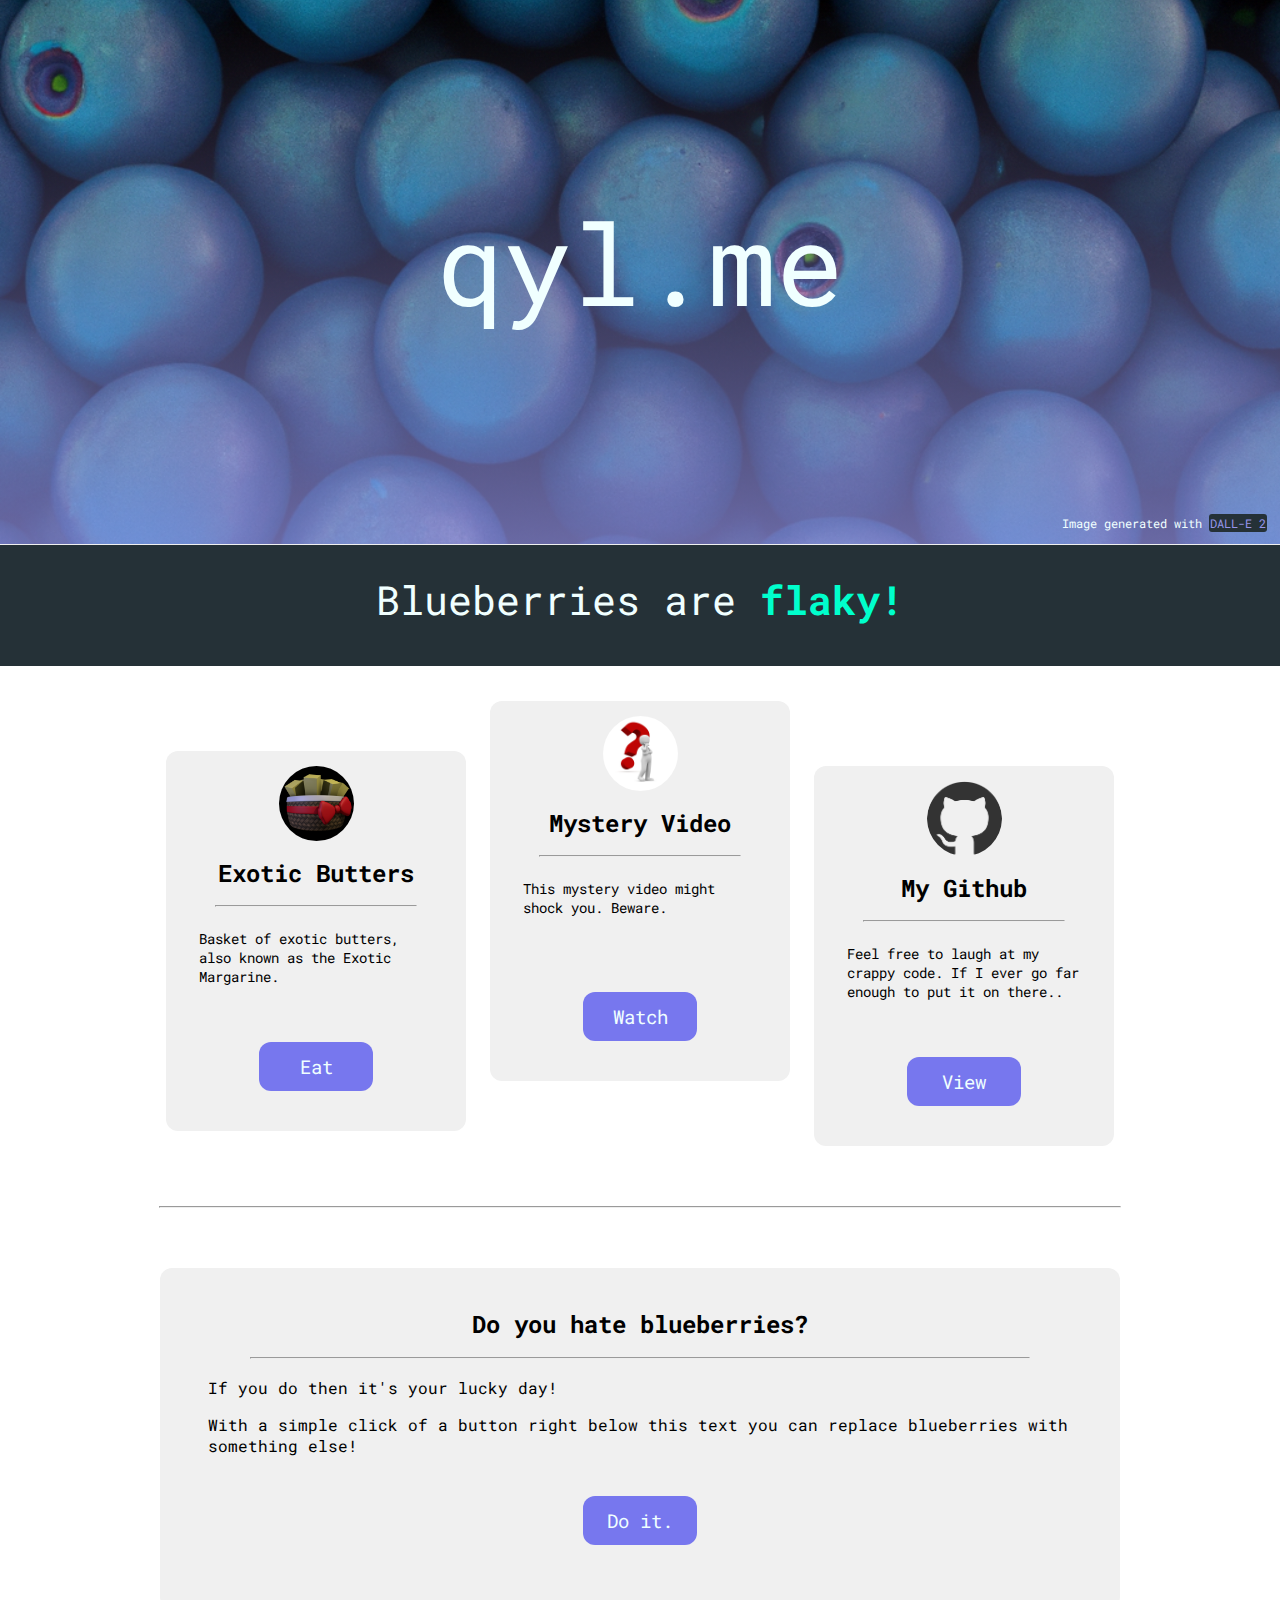
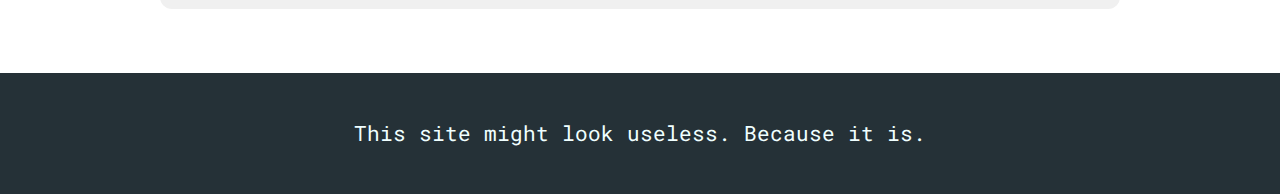
<file: index.html>
<!DOCTYPE html>
<html lang="en">
    <head>
        <meta charset="UTF-8" />
        <meta name="viewport" content="width=device-width, initial-scale=1.0"> 
        <title>website</title>
        <link rel="stylesheet" href="style.css">
        <script src="scripts/arrays.js"></script>
        <script src="scripts/functions.js"></script>
    </head>
    <body class="fade-in" style="animation-duration: 0.7s;">
        <div class="welcome">
            <a id="title">qyl.me</a>
            <span class="credit slide-right" style="animation-duration: 1s;">Image generated with <a href="https://openai.com/dall-e-2/">DALL-E 2</a></span>
        </div>
        <div class="some-words"><span class="thing capitalize">Blueberries</span> are <b class="fade-in" id="randword" style="color: #ccccff" onclick=changeWord()> blue!</b></div>
        <div class="content">
            <div class="tiles" id="three-tiles">
                <div class="tile" id="tile-butters">
                    <img class="icon" src="images/butters.png" alt="exotic butters"></img>
                    <h1>Exotic Butters</h1>
                    <hr/>
                    <p>Basket of exotic butters, also known as the Exotic Margarine.</p>
                    <div class="bottom">
                        <div class="btn" id="btn-butters" onclick="document.getElementById('btn-butters').style.display = 'none'">Eat</div>
                    </div>
                </div>
                <div class="tile" id="tile-mystery">
                    <img class="icon" src="images/question-mark.jpg" alt="big question mark"></img>
                    <h1>Mystery Video</h1>
                    <hr/>
                    <p>This mystery video might shock you. Beware.</p>
                    <div class="bottom">
                        <div class="btn" id="btn-mysteryvid"><a class="btn" href="mysteryvideo">Watch</a></div>
                    </div>
                </div>
                <div class="tile" id="tile-github">
                    <img class="icon" src="images/github_icon.png" alt="github icon"></img>
                    <h1>My Github</h1>
                    <hr/>
                    <p>Feel free to laugh at my crappy code. If I ever go far enough to put it on there..</p>
                    <div class="bottom">
                        <div class="btn" id="btn-github"><a class="btn" href="github">View</a></div>
                    </div>
                </div>
            </div>
            <hr style="margin: 5% auto;"/>
            <section>
                <h1>Do you hate <span class="thing">blueberries</span>?</h1>
                <hr/>
                <p>If you do then it's your lucky day!</p>
                <p>With a simple click of a button right below this text you can replace <span class="thing">blueberries</span> with something else!</p>
                <div class="btn" id="btn-butters" onclick="randomTheme();">Do it.</div>
            </section>
        </div>
        <footer>
            This site might look useless. Because it is.
        </footer>
        <script>changeWord()</script>
    </body>
</html>
</file>
<file: style.css>
@import url('https://fonts.googleapis.com/css2?family=Roboto+Mono&family=Roboto&display=swap');

:root {
    --theme: 0;
    --accent1: 240, 78%, 70%;
    --accent2: 240, 66%, 75%;
    --bgbright: 0, 0%, 94%;
    --bgdark: 200, 19%, 18%;
    --welcomebg: url(images/blueberries/blueberries2.png);
}

html, body {
    margin: 0%;
    overflow-x: hidden;
    font-family: 'Roboto Mono', monospace;
}

hr {
    width: 80%;
    border-color: var(--bgdark);
    background-color: var(--bgdark);
}

div.welcome {
    position: relative;
    width: 100%;
    margin: 0;
    font-family: "Roboto Mono", monospace;
    font-size: 113px;
    text-align: center;
    color: azure;
    padding: 188px 0 207px;
    background: linear-gradient(to top, hsl(var(--accent2), 0.7), hsl(var(--accent1), 0)),var(--welcomebg) no-repeat center;
    background-size: cover;
    border-bottom: 1px solid hsl(var(--bgbright));
    overflow: hidden;
    user-select: none;
    -webkit-user-select: none;
    -moz-user-select: none;
    -khtml-user-select: none;
    -ms-user-select: none;
}

span.credit {
    font-size: 12px;
    text-align: right;
    color: azure;
    position: absolute;
    bottom: 0;
    right: 0;
    padding-bottom: 1%;
    padding-right: 1%;
}

span.credit a:link {
    color: hsl(var(--accent2));
    background-color: hsl(var(--bgdark));
    border-radius: 3px;
    padding: 1px;
    text-decoration: none;
}

.some-words {
    margin: 0;
    width: 100%;
    font-family: 'Roboto Mono', monospace;
    font-size: 40px;
    text-align: center;
    padding: 28px 0 40px;
    color: azure;
    background-color: hsl(var(--bgdark));
    user-select: none;
    -webkit-user-select: none;
    -moz-user-select: none;
    -khtml-user-select: none;
    -ms-user-select: none;
}

.content {
    margin: 0 auto;
    display: block;
    max-width: 1200px;
}

div.tiles {
    margin: 35px 0;
    width: 100%;
    overflow: hidden;
    display: flex;
    justify-content: center;
}

div.tile {
    display: inline;
    margin: 0 1%;
    aspect-ratio: 1 / 1.6;
    width: 80%;
    min-width: 200px;
    max-width: 250px;
    max-height: 350px;
    overflow: hidden;
    padding: 15px 25px;
    background-color: hsl(var(--bgbright));
    align-items: center;
    border-radius: 12px;
    position: relative;
    animation-name: slide-up;
    animation-duration: 2.2s;
    animation-timing-function: cubic-bezier(0.25, 0.46, 0.45, 0.94);
}

div.tile > p {
    font-size: 0.9em;
    padding: 3%;
}

div.tile > h1 {
    white-space: nowrap;
    font-size: 1.5em;
    text-align: center;
}

#tile-butters {
    margin-top: 50px;
    animation-duration: 2.5s;
}

#btn-butters {
    padding: 12px 0;
    cursor: pointer;
}

#tile-github {
    margin-top: 65px;
    animation-duration: 1.8s;
}

.icon {
    border-radius: 50%;
    width: 75px;
    display: block;
    margin: auto;
}

div.btn {
    color: azure;
    background-color: hsl(var(--accent1));
    border-radius: 12px;
    margin: 40px auto;
    min-width: 20px;
    width: 114px;
    text-align: center;
    font-size: 1.2em;
    user-select: none;
    -webkit-user-select: none;
    -moz-user-select: none;
    -khtml-user-select: none;
    -ms-user-select: none;
}

div.btn:hover {
    background-color: hsl(var(--accent2));
}

a.btn {
    text-decoration: none;
    color: azure;
    display: block;
    padding: 12px 0;
    margin: 0;
}

section {
    background-color: hsl(var(--bgbright));
    border-radius: 12px;
    padding: 2% 4%;
    font-size: 1em;
    margin: 0 10%;
    animation-name: fade-in;
    animation-duration: 1.5s;
    animation-timing-function: ease-out;
}

section > h1 {
    font-size: 1.5em;
    text-align: center;
}

section > h2 {
    font-size: 1.3em;
}

section > hr {
    width: 90%;
    margin: 2% auto;
}

.inline {
    display: inline;
    margin: 0;
}

.bottom {
    position: absolute;
    bottom: 0;
    left: 0;
    width: 100%;
    margin:0;
}

footer {
    display: flex;
    height: 121px;
    width: 100%;
    margin: 5% 0 0 0;
    color: azure;
    background-color: hsl(var(--bgdark));
    font-size: 1.3em;
    text-align: center;
    align-items: center;
    justify-content: center;
}

.pauseanimation {
    -webkit-animation-play-state:paused;
    -moz-animation-play-state:paused;
    -o-animation-play-state:paused; 
    animation-play-state:paused;
}

.fade-in {
    animation-name: fade-in;
    animation-duration: 2s;
}

.slide-right {
    animation-name: slide-left;
    animation-duration: 2s;
}

.capitalize {
    text-transform: capitalize;
}

@keyframes fade-in {
    from {opacity: 0;}
    to {opacity: 1;}
}

@keyframes slide-up {
    0% {
        transform: translateY(100%);
        opacity: 0;
    }
    50%{
        opacity: 0;
    }
    100% {
        transform: translateY(0);
        opacity: 1;
    }
}

@keyframes slide-left {
    0% {
        transform: translateX(100%);
        opacity: 0;
    }
    50%{
        opacity: 0;
    }
    100% {
        transform: translateY(0);
        opacity: 1;
    }
}

@keyframes slide-right {
    0% {
        transform: translateX(-100%);
        opacity: 0;
    }
    50%{
        opacity: 0;
    }
    100% {
        transform: translateY(0);
        opacity: 1;
    }
}

@media screen and (max-width: 768px){
    div.welcome {
        font-size: calc(70px + 5.6vw);
    }
    div.tiles {
        display: block;
        text-align: center;
    }
    div.tile {
        margin: 35px auto;
        display: block;
        width: 80%;
        animation-name: slide-right;
        animation-duration: 0.6s;
    }

    section {
        width: 80%;
        margin: 0 auto;
        animation-duration: 0.8s;
    }

    #tile-butters {
        margin: 35px auto;
        animation-duration: 0.6s;
    }

    #tile-mystery {
        animation-name: slide-left;
    }

    #tile-github {
        margin: 35px auto;
        animation-duration: 0.6s;
    }
}
</file>
